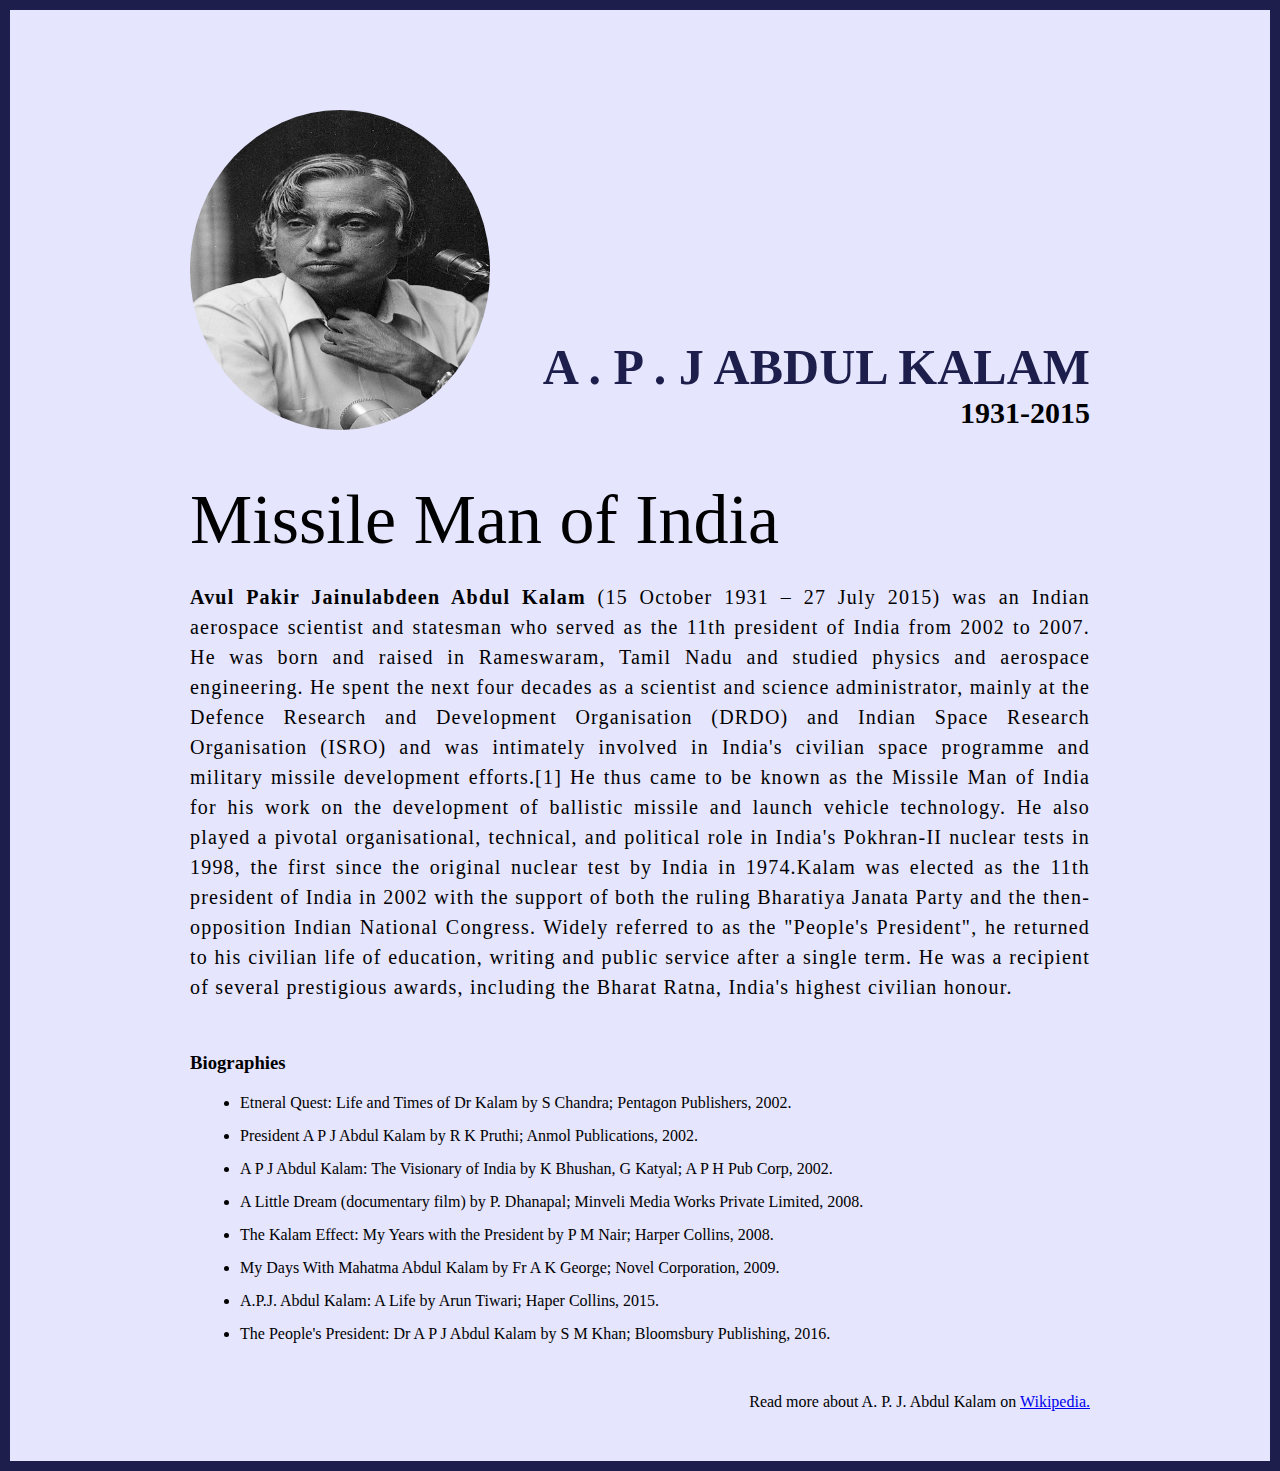
<file: HTML CSS Project Practise/Project 1/index.html>
<!DOCTYPE html>
<html lang="en">
<head>
    <meta charset="UTF-8">
    <meta http-equiv="X-UA-Compatible" content="IE=edge">
    <meta name="viewport" content="width=device-width, initial-scale=1.0">
    <title> The Tribute Website | A.P.J Abdul Kalam</title>
    <link rel="stylesheet" href="style.css">
</head>
<body>
    <div class="container">
        <div class="content">
            <section class="top_section">
                <div class="img_container">
                    <img src="./images/apj.jpg" alt="A.P.J Abdul Kalam"/>
                </div>
                <div>
                    <h1> A . P . J Abdul Kalam</h1>
                    <h4>1931-2015</h4>
                </div>
            </section>
            <section class="about_section">
                <h2>Missile Man of India</h2>
                <p>
                    <b> Avul Pakir Jainulabdeen Abdul Kalam</b> (15 October 1931 – 27 July 2015)
                    was an Indian aerospace scientist and statesman who served as the 11th president of India from 
                    2002 to 2007. He was born and raised in Rameswaram, Tamil Nadu and studied physics and aerospace engineering.
                    He spent the next four decades as a scientist and science administrator, mainly at the Defence Research and
                    Development Organisation (DRDO) and Indian Space Research Organisation (ISRO) and was intimately involved 
                    in India's civilian space programme and military missile development efforts.[1] He thus came to be known 
                    as the Missile Man of India for his work on the development of ballistic missile and launch vehicle technology.
                    He also played a pivotal organisational, technical, and political role in India's Pokhran-II nuclear tests in 1998, 
                    the first since the original nuclear test by India in 1974.Kalam was elected as the 11th president of India in 2002 
                    with the support of both the ruling Bharatiya Janata Party and the then-opposition Indian National Congress.
                    Widely referred to as the "People's President", he returned to his civilian life of education, writing and 
                    public service after a single term. He was a recipient of several prestigious awards, including the Bharat Ratna,
                    India's highest civilian honour.
                </p>
        </section>
        <section class="biography_section">
            <h3>Biographies</h3>
            <ul>
                <li>Etneral Quest: Life and Times of Dr Kalam by S Chandra; Pentagon Publishers,
                 2002.
                </li>
                <li>
                    President A P J Abdul Kalam by R K Pruthi; Anmol Publications,
                    2002.
                  </li>
                  <li>
                    A P J Abdul Kalam: The Visionary of India by K Bhushan, G Katyal;
                    A P H Pub Corp, 2002.
                  </li>
                  <li>
                    A Little Dream (documentary film) by P. Dhanapal; Minveli Media
                    Works Private Limited, 2008.
                  </li>
                  <li>
                    The Kalam Effect: My Years with the President by P M Nair; Harper
                    Collins, 2008.
                  </li>
                  <li>
                    My Days With Mahatma Abdul Kalam by Fr A K George; Novel
                    Corporation, 2009.
                  </li>
                  <li>
                    A.P.J. Abdul Kalam: A Life by Arun Tiwari; Haper Collins, 2015.
                  </li>
                  <li>
                    The People's President: Dr A P J Abdul Kalam by S M Khan;
                    Bloomsbury Publishing, 2016.
                  </li>
            </ul>
        </section>
        <footer>
            <p>
                Read more about A. P. J. Abdul Kalam on
                <a href="https://en.wikipedia.org/wiki/A._P._J._Abdul_Kalam"
                  >Wikipedia.</a
                >
              </p>
        </footer>
        </div>
    </div>
</body>
</html>
</file>
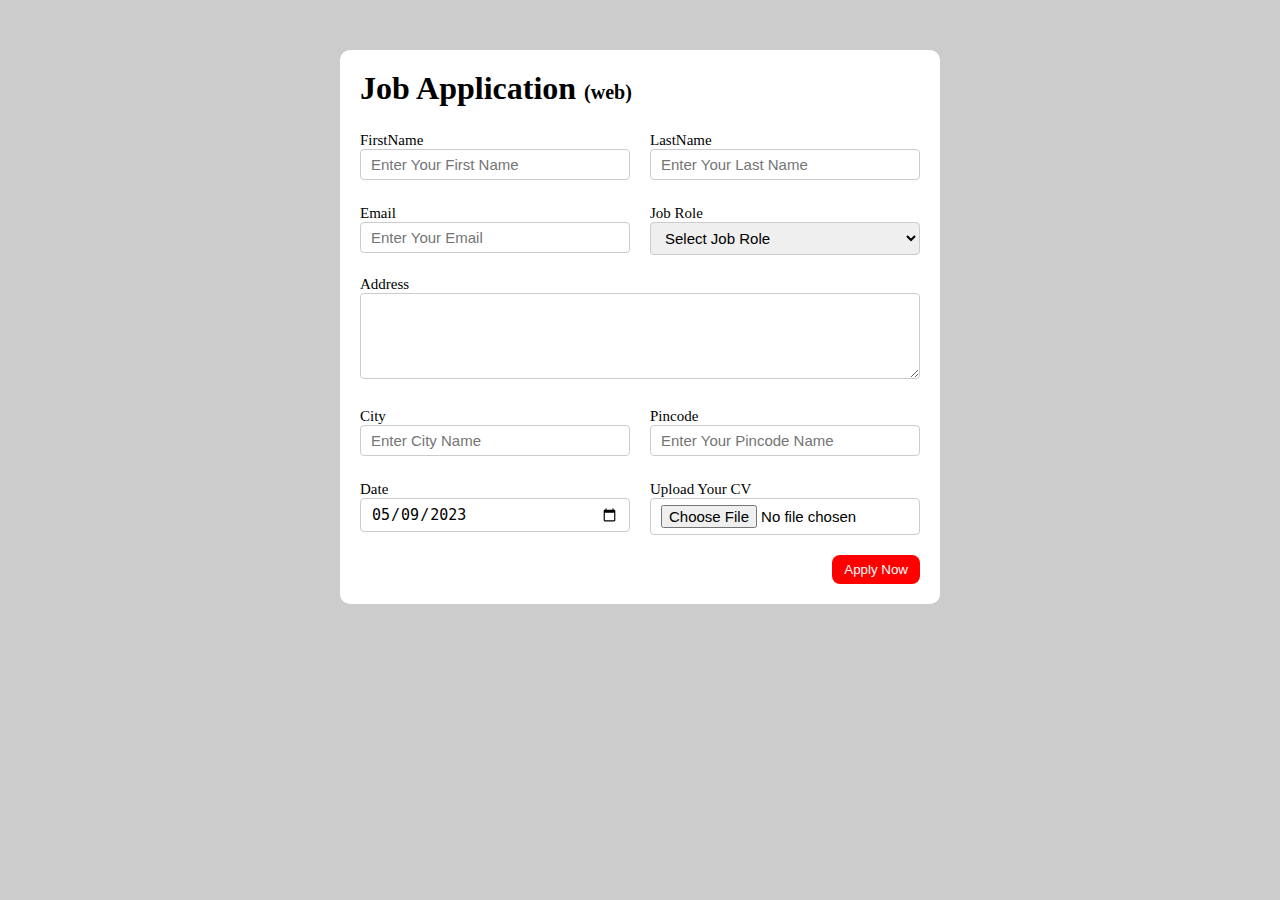
<file: HTML CSS Project Practise/Project 2/index.html>
<!DOCTYPE html>
<html lang="en">
<head>
    <meta charset="UTF-8">
    <meta http-equiv="X-UA-Compatible" content="IE=edge">
    <meta name="viewport" content="width=device-width, initial-scale=1.0">
    <title>Job Application</title>
    <link rel="stylesheet" href="style.css">
</head>
<body>
    <div class="container">
        <div class="applybox">
        <h1>
            Job Application <span class="titlesmall">(web)</span>
        </h1>
        <form>
            <div class="formcontainer">
                <div class="formcontrol">
                    <label for="first_name">FirstName</label>
                    <input id="first_name" name="firstname" type="text" placeholder="Enter Your First Name"/>
                </div>
                <div class="formcontrol">
                    <label for="last_name">LastName</label>
                    <input id="last_name" name="lastname" type="text" placeholder="Enter Your Last Name"/>
                </div>
                <div class="formcontrol">
                    <label for="email">Email</label>
                    <input id="email" name="email" type="email" placeholder="Enter Your Email"/>
                </div>
                <div class="formcontrol">
                    <label for="job_role">Job Role</label>
                    <select id="job_role" name="job_role">
                        <option value="">Select Job Role</option>
                        <option value="frontend">Frontend Developer</option>
                        <option value="backend">Backend Developer</option>
                        <option value="full_stack">Full Stack Developer</option>
                        <option value="ui_ux">UI UX Designer</option>
                    </select>
                </div> 
                    <div class="textareacontrol">
                        <label for="address">Address</label>
                        <textarea id="address" name="address" rows="4" cols="50" placeholder="Enter Your Text" tye="text">
                        </textarea>
                    </div>
                        <div class="formcontrol">
                            <label for="city">City</label>
                            <input id="city" name="city" type="text" placeholder="Enter City Name"/>
                        </div>
                        <div class="formcontrol">
                            <label for="pincode">Pincode</label>
                            <input id="pincode" name="pincode" type="number" placeholder="Enter Your Pincode Name"/>
                        </div>
                        <div class="formcontrol">
                            <label for="Date">Date</label>
                            <input value="2023-05-09" id="Date" name="date" type="date"/>
                        </div>
                        <div class="formcontrol">
                            <label for="upload">Upload Your CV</label>
                            <input  id="upload" name="upload" type="file"/>
                        </div>
            </div>
            <div class="button_container">
                <button type="submit"> Apply Now </button>
            </div>
        </form>
    </div>
    </div>
</body>
</html>
</file>
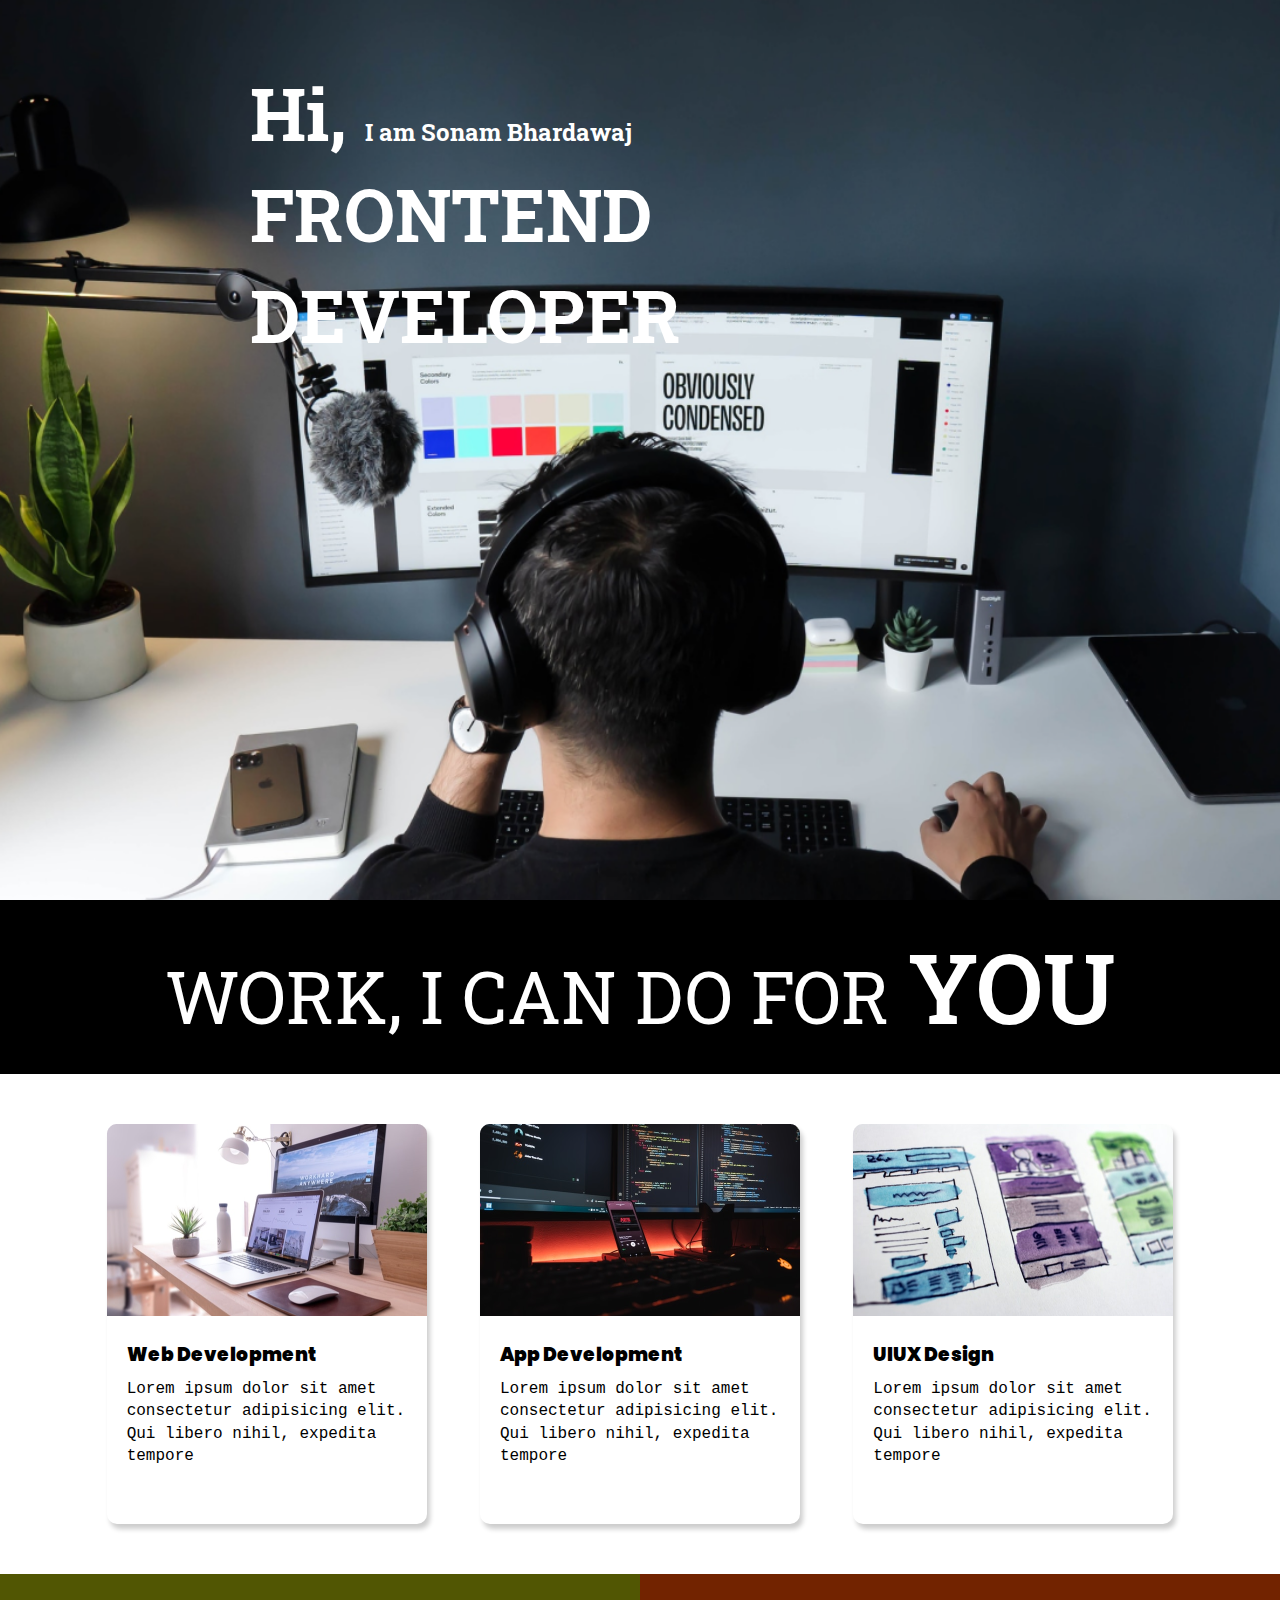
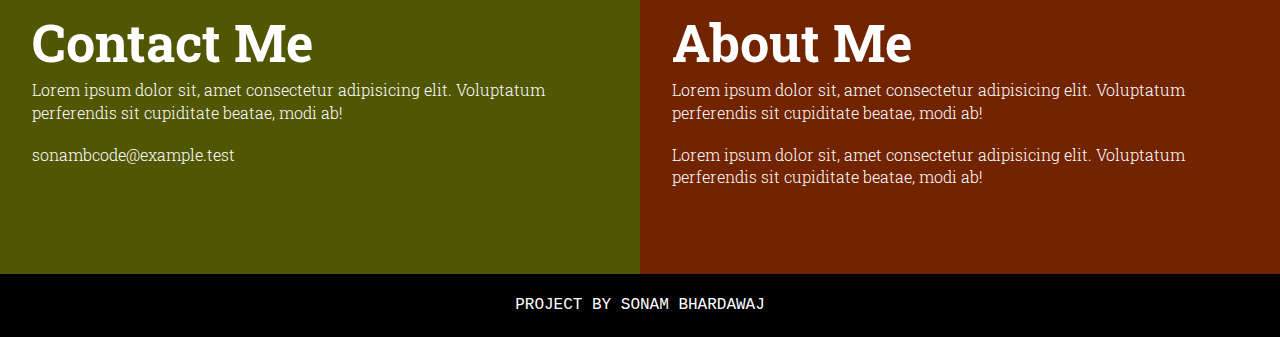
<file: HTML CSS Project Practise/Project 3/index.html>
<!DOCTYPE html>
<html lang="en">
<head>
    <meta charset="UTF-8">
    <meta http-equiv="X-UA-Compatible" content="IE=edge">
    <meta name="viewport" content="width=device-width, initial-scale=1.0">
    <title> Developer | Landing page</title> 
    <link rel="stylesheet" href="style.css">
</head>
<body>
     <section class="herosection">
        <div class="textcontainer">
            <h2> <span class="lgtext">  Hi, </span> I am Sonam Bhardawaj</h2>
            <h1 class="lgtext"> FRONTEND DEVELOPER</h1>
        </div>
     </section>
     <section class="blackbox">
        <h2> WORK, I CAN DO FOR <span> YOU </span></h2>
     </section>
     <section class="work">
     <div class="griditem">
        <div class="card">
            <div class="imgcontainer">
                <img src="images/web.png" alt="web development"/>
            </div>
            <div class="cardcontent">
                <h3>Web Development</h3>
                <p>
                Lorem ipsum dolor sit amet consectetur adipisicing elit. Qui libero nihil, expedita tempore</p>
            </div>
        </div>
     </div>
     <div class="griditem">
        <div class="card">
            <div class="imgcontainer">
                <img src="images/mobile.png" alt="App development"/>
            </div>
            <div class="cardcontent">
                <h3>App Development</h3>
                <p>
                Lorem ipsum dolor sit amet consectetur adipisicing elit. Qui libero nihil, expedita tempore</p>
            </div>
        </div>
     </div>
     <div class="griditem">
        <div class="card">
            <div class="imgcontainer">
                <img src="images/uiux.png" alt="Uiux design"/>
            </div>
            <div class="cardcontent">
                <h3>UIUX Design</h3>
                <p>
                Lorem ipsum dolor sit amet consectetur adipisicing elit. Qui libero nihil, expedita tempore</p>
            </div>
        </div>
     </div>
     </section>
     <section class="bottom_section">
        <div class="contact">
            <h2>Contact Me</h2>
            <p>Lorem ipsum dolor sit, amet consectetur adipisicing elit. Voluptatum perferendis
            sit cupiditate beatae, modi ab!</p>
            <p>sonambcode@example.test</p>
        </div>
        <div class="about">
            <h2>About Me</h2>
            <p>Lorem ipsum dolor sit, amet consectetur adipisicing elit. Voluptatum perferendis
            sit cupiditate beatae, modi ab!</p>
            <p>Lorem ipsum dolor sit, amet consectetur adipisicing elit. Voluptatum perferendis
            sit cupiditate beatae, modi ab!</p>
        </div>
     </section>
     <footer>
        Project By Sonam Bhardawaj
     </footer>
</body>
</html>
</file>
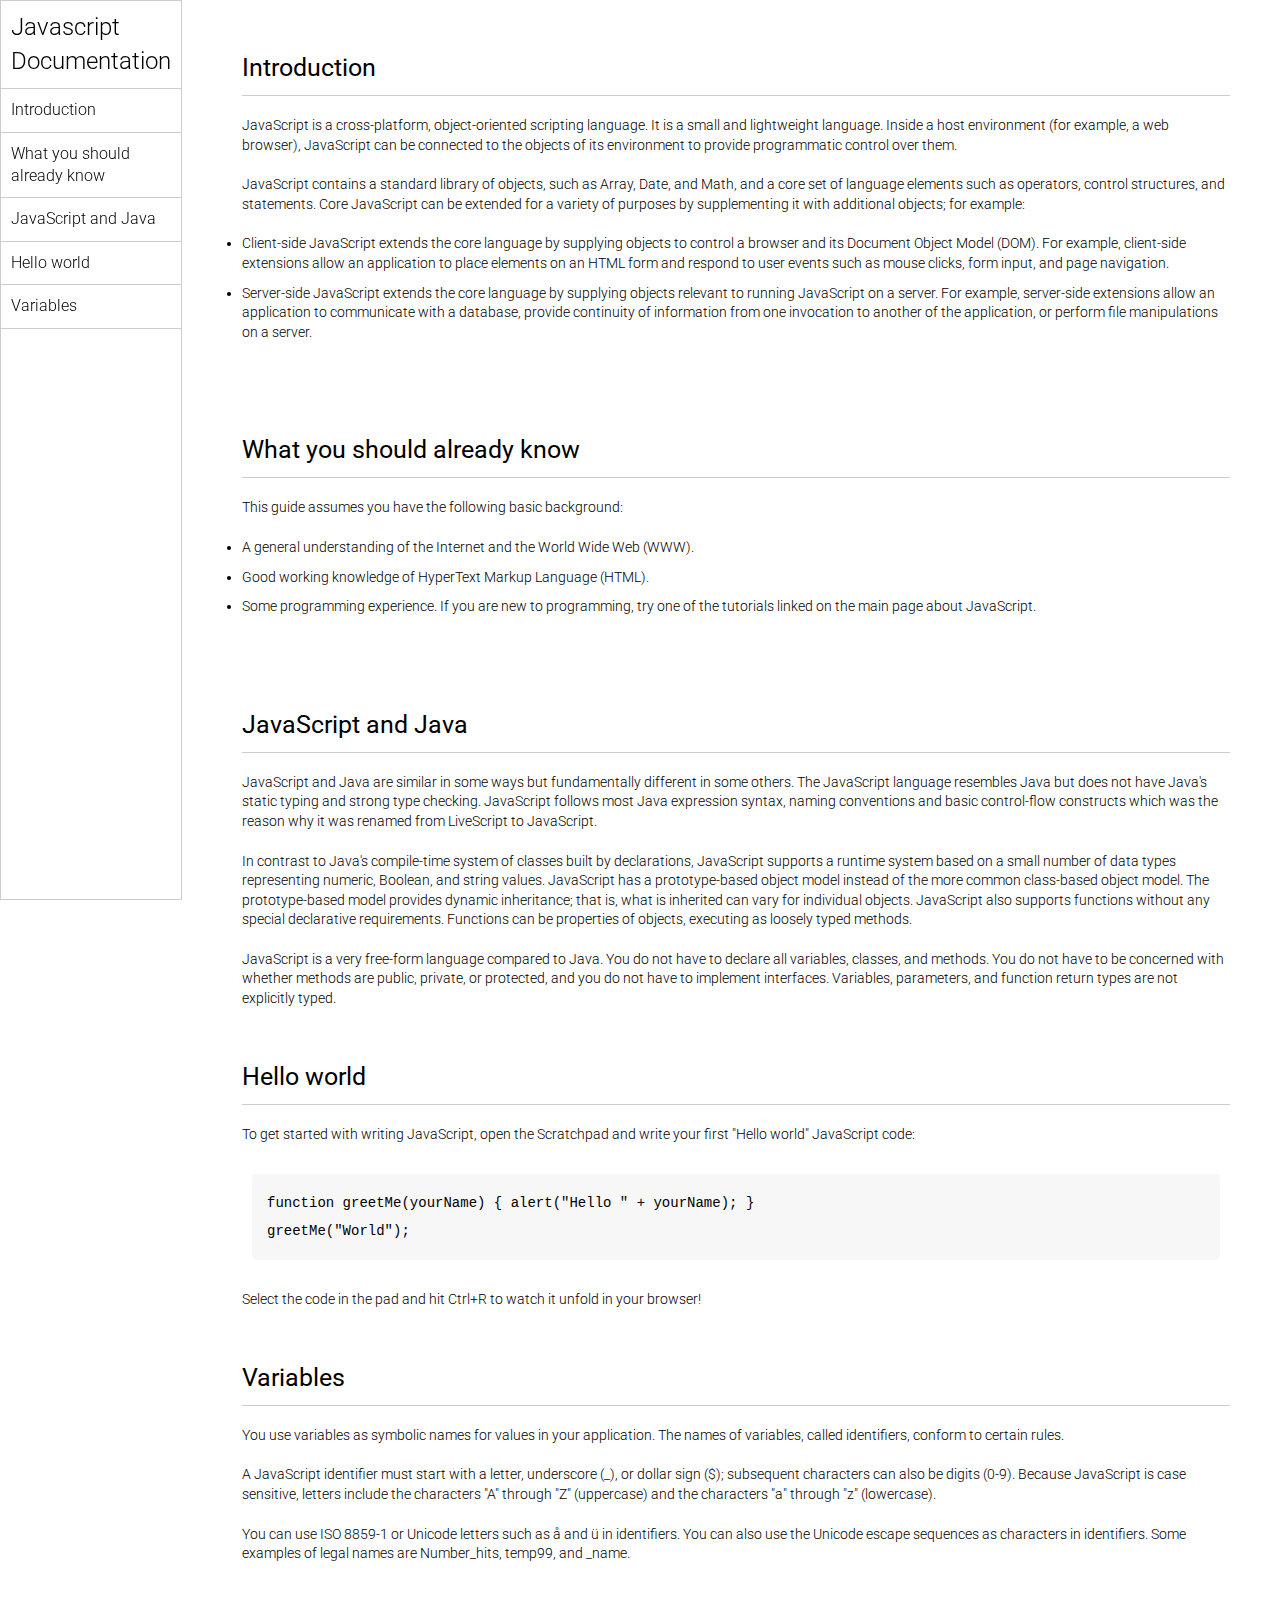
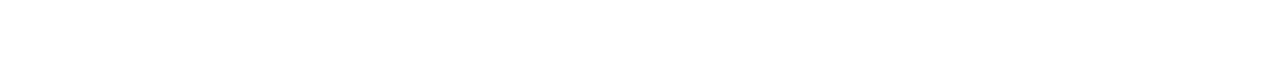
<file: HTML CSS Project Practise/Project 7/index.html>
<!DOCTYPE html>
<html lang="en">
  <head>
    <meta charset="UTF-8" />
    <meta http-equiv="X-UA-Compatible" content="IE=edge" />
    <meta name="viewport" content="width=device-width, initial-scale=1.0" />
    <title>Javascript Documentation</title>
    <link rel="stylesheet" href="style.css" />
    <link rel="stylesheet" href="style.css" />
  </head>
  <body>
    <header>
      <nav>
        <h1>Javascript Documentation</h1>
        <ul>
          <a href="#Introduction"><li>Introduction</li></a>
          <a href="#What_you_should_already_know"
            ><li>What you should already know</li></a
          >
          <a href="#JavaScript_and_Java"><li>JavaScript and Java</li></a>
          <a href="#Hello_world"><li>Hello world</li></a>
          <a href="#Variables"><li>Variables</li></a>
        </ul>
      </nav>
    </header>
    <main>
        <section id="Introduction">
            <h2>Introduction</h2>
            <article>
                <p>
                    JavaScript is a cross-platform, object-oriented scripting language.
                    It is a small and lightweight language. Inside a host environment
                    (for example, a web browser), JavaScript can be connected to the
                    objects of its environment to provide programmatic control over
                    them.
                  </p>
        
                  <p>
                    JavaScript contains a standard library of objects, such as Array,
                    Date, and Math, and a core set of language elements such as
                    operators, control structures, and statements. Core JavaScript can
                    be extended for a variety of purposes by supplementing it with
                    additional objects; for example:
                  </p>
                  <ul>
                    <li>
                      Client-side JavaScript extends the core language by supplying
                      objects to control a browser and its Document Object Model (DOM).
                      For example, client-side extensions allow an application to place
                      elements on an HTML form and respond to user events such as mouse
                      clicks, form input, and page navigation.
                    </li>
                    <li>
                      Server-side JavaScript extends the core language by supplying
                      objects relevant to running JavaScript on a server. For example,
                      server-side extensions allow an application to communicate with a
                      database, provide continuity of information from one invocation to
                      another of the application, or perform file manipulations on a
                      server.
                    </li>
                  </ul>
            </article>
        </section>
        <section id="What_you_should_already_know">
            <h2>What you should already know</h2>
            <article>
              <p>This guide assumes you have the following basic background:</p>
    
              <ul>
                <li>
                  A general understanding of the Internet and the World Wide Web
                  (WWW).
                </li>
                <li>Good working knowledge of HyperText Markup Language (HTML).</li>
                <li>
                  Some programming experience. If you are new to programming, try
                  one of the tutorials linked on the main page about JavaScript.
                </li>
              </ul>
            </article>
          </section>
          <section id="JavaScript_and_Java">
            <h2>JavaScript and Java</h2>
            <article>
              <p>
                JavaScript and Java are similar in some ways but fundamentally
                different in some others. The JavaScript language resembles Java but
                does not have Java's static typing and strong type checking.
                JavaScript follows most Java expression syntax, naming conventions
                and basic control-flow constructs which was the reason why it was
                renamed from LiveScript to JavaScript.
              </p>
    
              <p>
                In contrast to Java's compile-time system of classes built by
                declarations, JavaScript supports a runtime system based on a small
                number of data types representing numeric, Boolean, and string
                values. JavaScript has a prototype-based object model instead of the
                more common class-based object model. The prototype-based model
                provides dynamic inheritance; that is, what is inherited can vary
                for individual objects. JavaScript also supports functions without
                any special declarative requirements. Functions can be properties of
                objects, executing as loosely typed methods.
              </p>
              <p>
                JavaScript is a very free-form language compared to Java. You do not
                have to declare all variables, classes, and methods. You do not have
                to be concerned with whether methods are public, private, or
                protected, and you do not have to implement interfaces. Variables,
                parameters, and function return types are not explicitly typed.
              </p>
            </article>
          </section>
          <section id="Hello_world">
            <h2>Hello world</h2>
            <article>
              To get started with writing JavaScript, open the Scratchpad and write
              your first "Hello world" JavaScript code:
              <code
                >function greetMe(yourName) { alert("Hello " + yourName); }
                greetMe("World");
              </code>
    
              Select the code in the pad and hit Ctrl+R to watch it unfold in your
              browser!
            </article>
          </section>
          <section id="Variables">
            <h2>Variables</h2>
            <article>
              <p>
                You use variables as symbolic names for values in your application.
                The names of variables, called identifiers, conform to certain
                rules.
              </p>
              <p>
                A JavaScript identifier must start with a letter, underscore (_), or
                dollar sign ($); subsequent characters can also be digits (0-9).
                Because JavaScript is case sensitive, letters include the characters
                "A" through "Z" (uppercase) and the characters "a" through "z"
                (lowercase).
              </p>
              <p>
                You can use ISO 8859-1 or Unicode letters such as å and ü in
                identifiers. You can also use the Unicode escape sequences as
                characters in identifiers. Some examples of legal names are
                Number_hits, temp99, and _name.
              </p>
            </article>
            </section>
    </main>
</body>
</html>
</file>
<file: HTML CSS Project Practise/Project 1/style.css>
*{
    margin: 0;
    padding: 0;
    box-sizing: border-box;
}

.container{
    background-color: #e5e5fd;
    min-height: 100vh;
    border: 10px solid #1d1e4c;
}

.content{
    max-width: 900px;
    margin: 0 auto;
}

.top_section{
    margin-top: 100px;
    display: flex;
    justify-content: space-between;
    align-items: flex-end;
}

.top_section h1{
    font-size: 50px;
    font-weight: bold;
    color: #1d1e4c;
    text-transform: uppercase;
}

.top_section h4{
    font-size: 30px;
    text-align: end;
}

.img_container{
    border-radius: 50%;
    overflow: hidden;
}

.img_container,img {
    width: 300px;
    height: 320px;
}

.about_section{
    margin-top: 50px;
}

.about_section h2{
    font-size: 70px;
    font-weight: 400;
    margin-bottom: 22px;
}

.about_section p{
    font-size: 20px;
    line-height: 30px;
    letter-spacing: 1.2px;
    text-align: justify;
}

.biography_section{
    margin: 50px 0;
}

.biography_section h3{
    margin-bottom: 20px;
}

.biography_section ul{
    margin-left: 50px;
}

.biography_section li{
    margin-bottom: 15px;
}

footer{
    margin: 50px 0;
}

footer p{
    text-align: end;
}
</file>
<file: HTML CSS Project Practise/Project 2/style.css>
*{
    margin: 0;
    padding: 0;
    box-sizing: border-box;
}

body{
    background-color: #ccc;
}

.container{
    max-width: 900px;
    margin: 0 auto;
}

.applybox{
    max-width: 600px;
    padding: 20px;
    background-color: white;
    margin: 0 auto;
    margin-top: 50px;
    bottom: 4px 3px 5px rgba(1,1,1,0.1);
    border-radius: 10px;
}

.titlesmall{
    font-size: 20px;
}

.formcontainer{
    margin-top: 20px;
    display: grid;
    grid-template-columns: repeat(auto-fit, minmax(200px, 1fr));
    gap: 20px;
}

.formcontrol{
    display: flex;
    flex-direction: column;
}

label{
    font-size: 15px;
    margin-top: 5px;
}

input, select, textarea{
    padding: 6px 10px;
    border: 1px solid #ccc;
    border-radius: 4px;
    font-size: 15px;
}

input:focus{
    outline-color: rgb(170, 103, 103);
}

.button_container{
    display: flex;
    justify-content: flex-end;
    margin-top: 20px;
}

button{
    background-color: red;
    border: transparent solid 2px;
    padding: 5px 10px;
    color: white;
    border-radius: 8px;
    transition: 0.3s ease-in;
}

button:hover{
    background-color: #ccc;
    border: 2px solid red;
    color: black;
    transition: 0.3s ease-out;
    cursor: pointer;
}

.textareacontrol{
    grid-column: 1 / span 2;
}

.textareacontrol textarea{
    width: 100%;
}

@media (max-width: 460px) {
    .textareacontrol{
        grid-column: 1 / span 1;
    }
};
</file>
<file: HTML CSS Project Practise/Project 3/style.css>
@import url('https://fonts.googleapis.com/css2?family=Dancing+Script&family=Open+Sans:wght@300&family=Poppins:wght@200&family=Raleway:wght@100&family=Roboto+Slab:wght@100&family=Ysabeau:ital,wght@0,1;0,300;1,1&display=swap');

*{
    margin: 0;
    padding: 0;
    box-sizing: border-box;
}

html, body{
    line-height: 1.4;
    font-weight: 300;
    font-family: 'Roboto Slab', serif;
}

.herosection{
    background-image: url(images/developer.png);
    min-height: 100vh;
    background-position: center;
    background-size: cover;
    background-repeat: no-repeat;
}

.textcontainer{
    color: white;
    max-width: 900px;
    margin: 0 auto;
    padding-top: 64px;
    padding-left: 60px;
}

.lgtext{
    font-size: 72px;
}

.blackbox{
    background-color: #000;
    padding: 20px;
}

.blackbox h2{
    font-weight: 400;
    font-size: 72px;
    color: white;
    text-align: center;
}

.blackbox h2 span{
    font-weight: 600;
    font-size: 96px;
}

.work{
    display: grid;
    grid-template-columns: repeat(auto-fit, minmax(320px,1fr));
    margin: 50px auto;
    gap: 20px;
    max-width: 1100px;
}

.griditem{
    display: flex;
    justify-content: center;
    align-items: center;
}

.card{
    max-width: 320px;
    height: 400px;
    border-radius: 10px;
    box-shadow: 3px 5px 5px rgba(1, 1, 1, 0.2);
    transition: 0.2s ease-in-out;
}

.card:hover{
    transform: scale(1.04);
    box-shadow: 3px 5px 5px rgba(1, 1, 1, 0.3);
    transition: 0.2s ease-in-out;
}

.cardcontent{
    padding: 20px;
}

.cardcontent h3{
    margin-bottom: 10px;
    font-family: 'Poppins', sans-serif;
    font-weight: 1000;
}

.cardcontent p{
    color: #000;
    font-weight: 500;
    font-family: 'Courier New', Courier, monospace;
}

.bottom_section{
    display: flex;
}

.contact{
    background-color: #515603;
}

.about{
    background-color: #722300;
}

.contact,.about{
    min-height: 300px;
    padding: 32px;
    color: white;
}

.contact p,.about p{
    margin-bottom: 20px;
}

.contact h2,.about h2{
    font-size: 52px;
}

footer{
    text-align: center;
    padding: 20px;
    font-family: 'Courier New', Courier, monospace;
    background-color: #000;
    text-transform: uppercase;
    color: white;
}

@media (max-width:786px) {
    .herosection{
        min-height: 50vh;
    }

    .textcontainer{
        padding: 10px 0;
        text-align: center;
    }

    .lgtext{
        font-size: 22px;
    }

    .blackbox h2{
        font-size: 24px;
    }

    .blackbox h2 span{
        font-weight: 400;
        font-size: 32px;
    }
    
    .bottom_section{
        flex-direction: column;
    }

    h1 {
        font-size: 32px;
      }
      .about h2,
      .contact h2 {
        font-size: 32px;
      }
}
</file>
<file: HTML CSS Project Practise/Project 7/style.css>
@import url("https://fonts.googleapis.com/css2?family=Roboto:ital,wght@0,100;0,300;0,500;0,700;0,900;1,100;1,300;1,400;1,500;1,700;1,900&display=swap");

*{
    margin: 0;
    padding: 0;
    box-sizing: border-box;
}

html,
body {
  font-family: "Roboto", sans-serif;
  font-weight: 300;
  line-height: 1.4;
  scroll-behavior: smooth;
}

a {
  text-decoration: none;
}


body {
    display: flex;
    gap: 10px;
  }
  
  header {
    border: 1px solid #ccc;
    height: 100vh;
    position: sticky;
    top: 0;
  }

  nav h1 {
    font-size: 1.5rem;
    font-weight: 300;
    padding: 10px;
    border-bottom: 1px solid #ccc;
  }
  
  nav ul {
    list-style: none;
  }
  nav ul li {
    border-bottom: 1px solid #ccc;
    padding: 10px;
    color: black;
  }
  nav ul li:hover {
    background: #ccc;
    transition: 0.3s ease-in-out;
  }

  /* main section */

  main{
    padding: 50px;
    max-width: 1200px;
  }

  section{
    margin-bottom: 50px;
  }

  section article{
    font-size: 14px;
    display: flex;
    flex-direction: column;
    gap: 20px;
  }

  section h2{
    padding-bottom: 10px;
    font-size: 25px;
    font-weight: 400;
    border-bottom: 1px solid #ccc;
    margin-bottom: 20px;
  }

  section article ul{
    margin-bottom: 30px;
  }

  section article ul li{
    margin-bottom: 10px;
  }

  code{
    white-space: pre-line;
    line-height: 2;
    background: #f7f7f7;
    padding: 15px;
    margin: 10px;
    border-radius: 5px;
  }

  @media (max-width: 480px) {
    body {
        flex-direction: column;
    }

    header {
        height: 200px;
        overflow-y: scroll;
        overflow: hidden;
    }
  }
</file>
